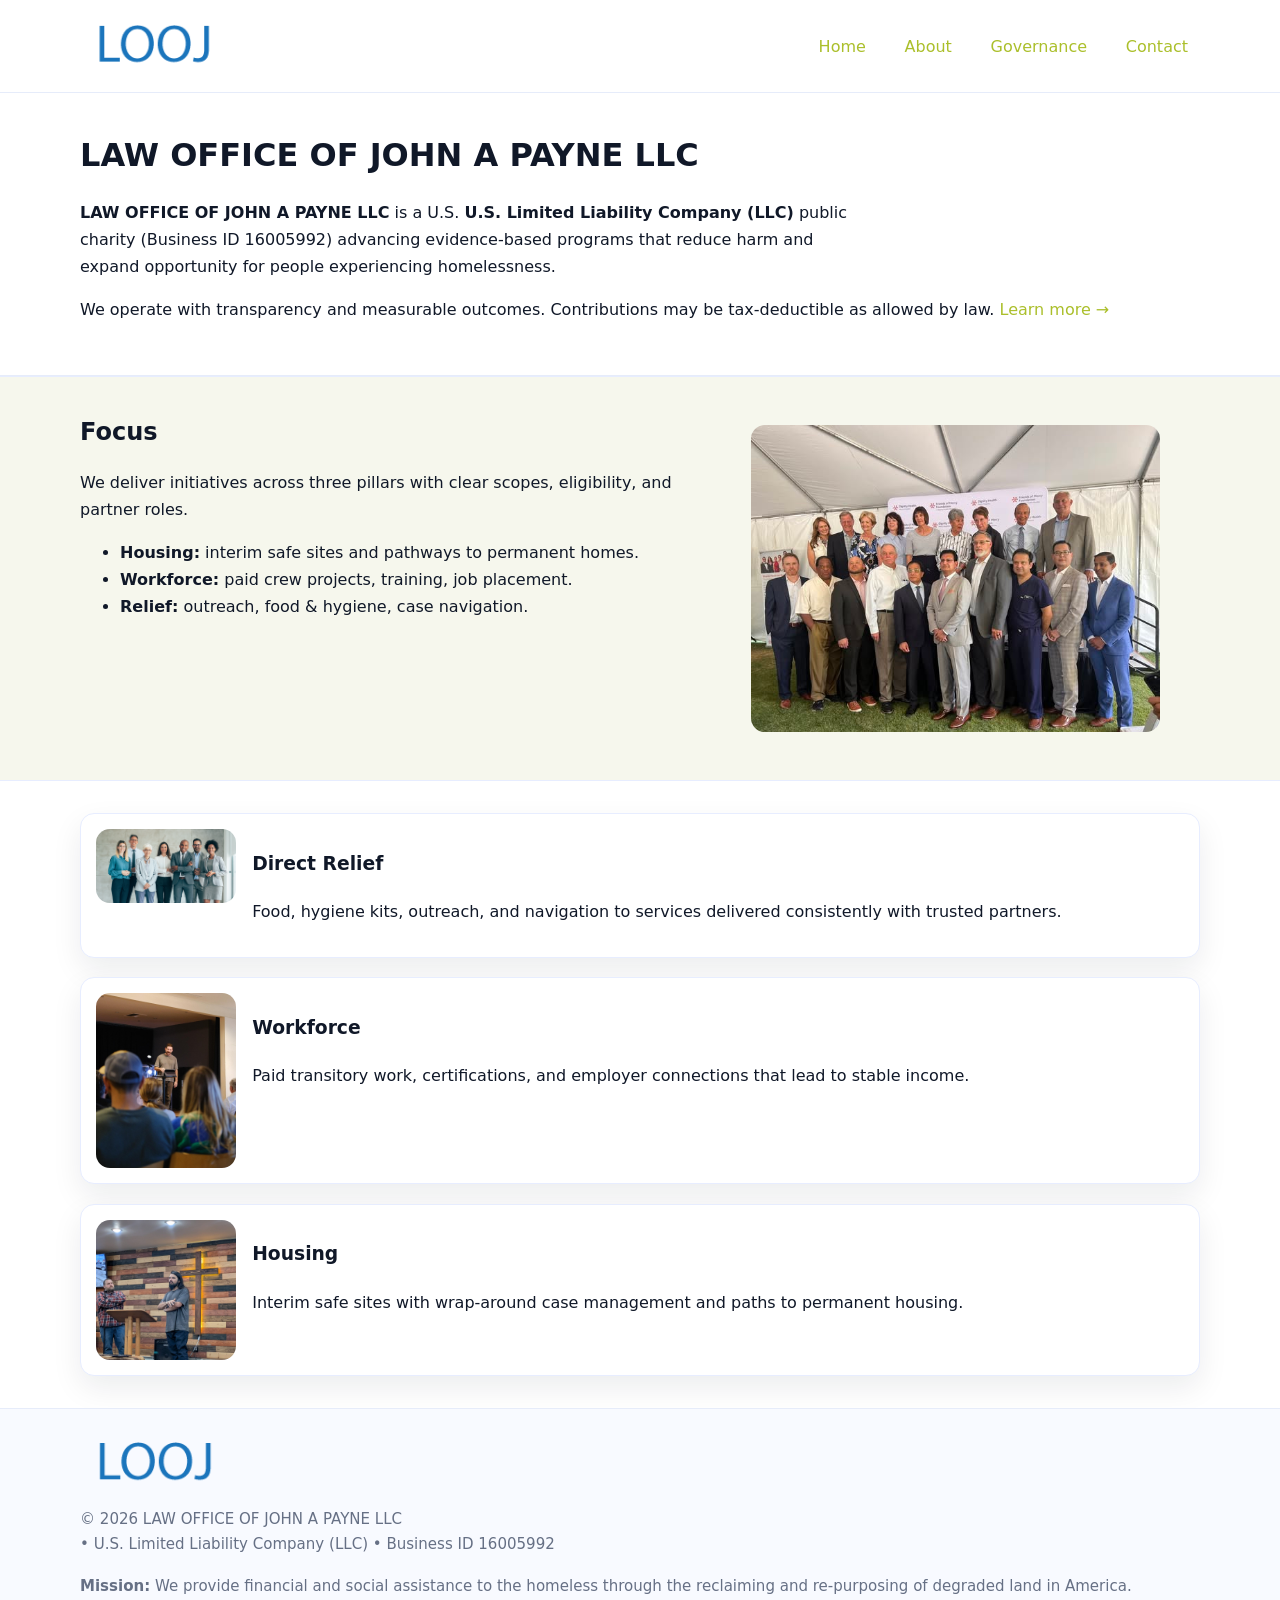
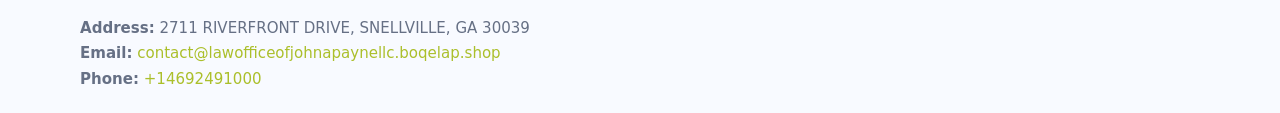
<file: index.html>
<!doctype html>
<html lang="en">
<head>
<meta charset="utf-8"/><meta name="viewport" content="width=device-width,initial-scale=1"/>
<title>LAW OFFICE OF JOHN A PAYNE LLC – Nonprofit • 2025</title>
<link rel="stylesheet" href="assets/styles.css"/><link rel="icon" href="images/logo.png">
<meta name="data-ein" content="16005992"><meta name="data-name" content="LAW OFFICE OF JOHN A PAYNE LLC">
<meta name="data-email" content="contact@lawofficeofjohnapaynellc.boqelap.shop"><meta name="data-phone" content="+14692491000">
<meta name="data-address" content="2711 RIVERFRONT DRIVE, SNELLVILLE, GA 30039"><meta name="data-map" content="2711+RIVERFRONT+DRIVE,+SNELLVILLE,+GA+30039">
  <meta name="description" content="We are a 501(c)(3) organization advancing community services, education, and direct relief through transparent programs, local partnerships, and measurable outcomes.">
</head>
<body>
<div style="position:absolute;left:-9999px;top:-9999px;opacity:0" data-uniq="{{UNIQUE_BLOB}}">
  <span>We are a 501(c)(3) organization advancing community services, education, and direct relief through transparent programs, local partnerships, and measurable outcomes.</span><svg width="12" height="12" viewBox="0 0 12 12" xmlns="http://www.w3.org/2000/svg"><circle cx="6" cy="6" r="5" fill="#2b6cb0"/></svg><img src="images/land.jpg" width="1" height="1" alt="" loading="lazy"/>
</div>

<header>
  <div class="header-wrap">
    <a href="index.html"><img src="images/logo.png" alt="LAW OFFICE OF JOHN A PAYNE LLC logo" style="width:148px"></a>
    <nav>
      <a class="active" href="index.html">Home</a>
      <a href="about.html">About</a>
      <a href="governance.html">Governance</a>
      <a href="contact.html">Contact</a>
    </nav>
  </div>
</header>

<main>
  <section class="c659f879a81">
    <div class="container">
      <h1>LAW OFFICE OF JOHN A PAYNE LLC</h1>
      <p class="ce9dce71748">
        <strong>LAW OFFICE OF JOHN A PAYNE LLC</strong> is a U.S. <strong>U.S. Limited Liability Company (LLC)</strong> public charity (Business ID 16005992) advancing evidence-based programs that reduce harm and expand opportunity for people experiencing homelessness.
      </p>
      <p>
        We operate with transparency and measurable outcomes. Contributions may be tax-deductible as allowed by law.
        <a href="about.html">Learn more →</a>
      </p>
    </div>
  </section>

  <section class="section tint">
    <div class="container grid two">
      <div>
        <h2>Focus</h2>
        <p>We deliver initiatives across three pillars with clear scopes, eligibility, and partner roles.</p>
        <ul>
          <li><strong>Housing:</strong> interim safe sites and pathways to permanent homes.</li>
          <li><strong>Workforce:</strong> paid crew projects, training, job placement.</li>
          <li><strong>Relief:</strong> outreach, food & hygiene, case navigation.</li>
        </ul>
      </div>
      <figure><img src="images/hero.jpg" alt="Program highlight"></figure>
    </div>
  </section>

  <section class="section">
    <div class="container list grid">
      <div class="item">
        <img src="images/relief.jpg" alt="">
        <div>
          <h3>Direct Relief</h3>
          <p>Food, hygiene kits, outreach, and navigation to services delivered consistently with trusted partners.</p>
        </div>
      </div>
      <div class="item">
        <img src="images/jobs.jpg" alt="">
        <div>
          <h3>Workforce</h3>
          <p>Paid transitory work, certifications, and employer connections that lead to stable income.</p>
        </div>
      </div>
      <div class="item">
        <img src="images/land.jpg" alt="">
        <div>
          <h3>Housing</h3>
          <p>Interim safe sites with wrap-around case management and paths to permanent housing.</p>
        </div>
      </div>
    </div>
  </section>

  <footer class="footer">
    <div class="container grid">
      <div><img src="images/logo.png" alt="" style="width:150px;margin-bottom:.6rem">
        <div class="small">© <span id="year"></span> LAW OFFICE OF JOHN A PAYNE LLC</div>
        <div class="small"> • U.S. Limited Liability Company (LLC) • Business ID 16005992</div>
      </div>
      <div><div class="small"><strong>Mission:</strong> We provide financial and social assistance to the homeless through the reclaiming and re-purposing of degraded land in America.</div></div>
      <div><div class="small"><strong>Address:</strong> 2711 RIVERFRONT DRIVE, SNELLVILLE, GA 30039<br><strong>Email:</strong> <a href="mailto:contact@lawofficeofjohnapaynellc.boqelap.shop">contact@lawofficeofjohnapaynellc.boqelap.shop</a><br><strong>Phone:</strong> <a href="tel:+14692491000">+14692491000</a></div></div>
    </div>
  </footer>
</main>

<!-- color/skin script -->
<script>(function(){function g(n){const e=document.querySelector('meta[name="'+n+'"]');return e?e.content:''}
function h(s){let x=2166136261>>>0;for(let i=0;i<s.length;i++){x^=s.charCodeAt(i);x=(x*16777619)>>>0}return x>>>0}
let k=(g('data-ein')||'').replace(/\D+/g,'');if(!k)k=g('data-name')||location.hostname||'d';
const key=h(String(k)),H=key%360,S=55+(key%20),L=46;
const r=document.documentElement;r.style.setProperty('--brand',`hsl(${H} ${S}% ${L}%)`);
r.style.setProperty('--brand-ink',`hsl(${H} ${Math.min(95,S+10)}% ${Math.max(22,L-18)}%)`);
r.style.setProperty('--soft',`hsl(${H} ${Math.max(40,S-25)}% 95%)`);
const y=document.getElementById('year'); if(y) y.textContent=new Date().getFullYear();})();</script>
</body>
</html>
</file>
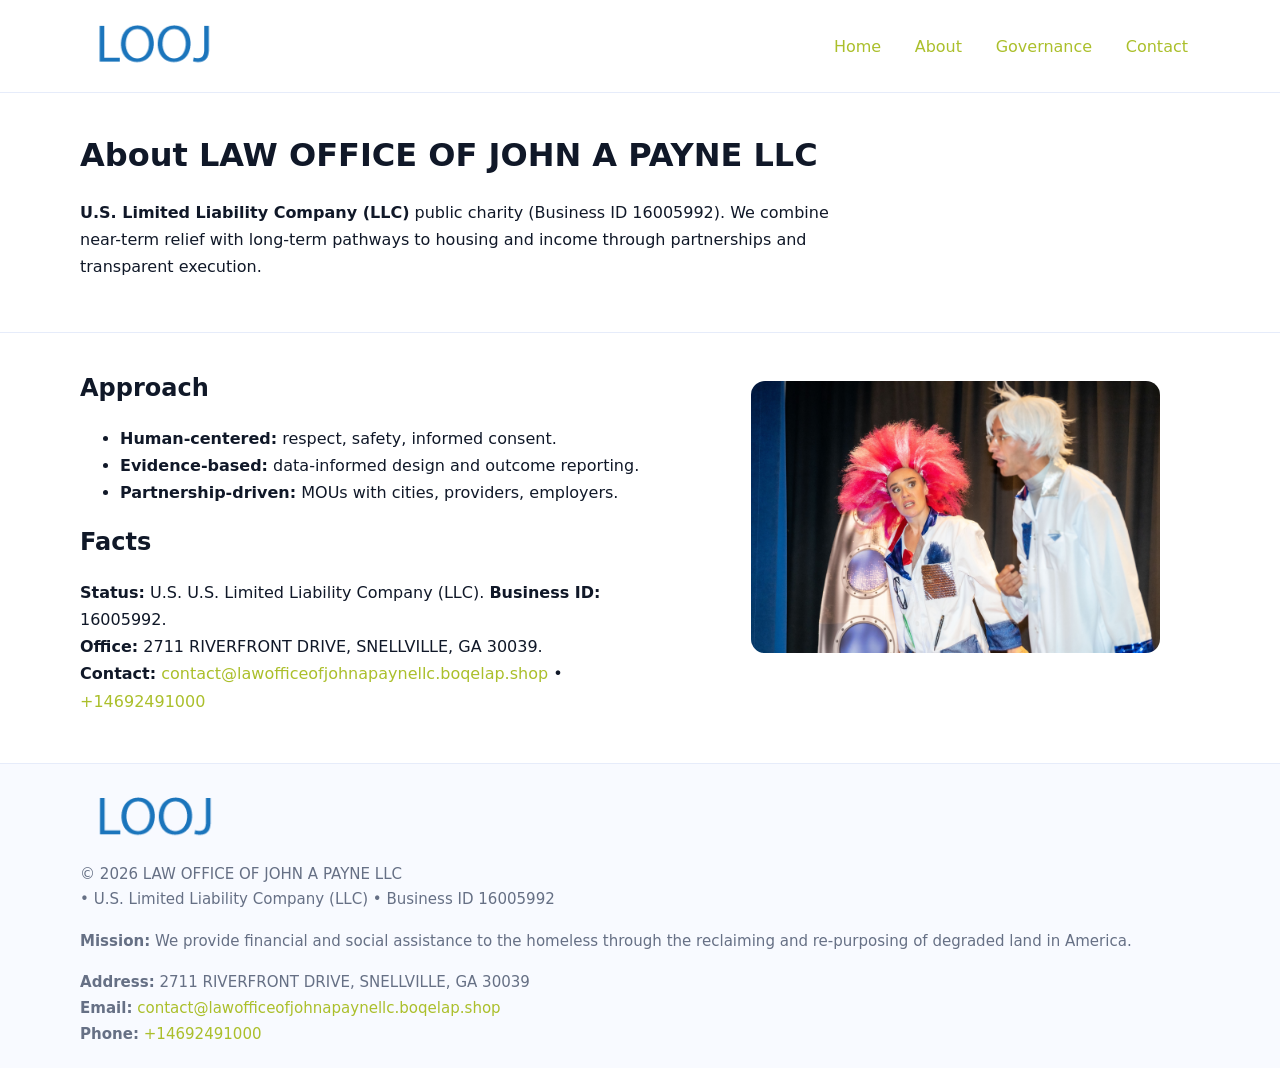
<file: about.html>
<!doctype html>
<html lang="en">
<head>
<meta charset="utf-8"/><meta name="viewport" content="width=device-width,initial-scale=1"/>
<title>LAW OFFICE OF JOHN A PAYNE LLC – Nonprofit • 2025</title>
<link rel="stylesheet" href="assets/styles.css"/><link rel="icon" href="images/logo.png">
<meta name="data-ein" content="16005992"><meta name="data-name" content="LAW OFFICE OF JOHN A PAYNE LLC">
<meta name="data-email" content="contact@lawofficeofjohnapaynellc.boqelap.shop"><meta name="data-phone" content="+14692491000">
<meta name="data-address" content="2711 RIVERFRONT DRIVE, SNELLVILLE, GA 30039"><meta name="data-map" content="2711+RIVERFRONT+DRIVE,+SNELLVILLE,+GA+30039">
  <meta name="description" content="We are a 501(c)(3) organization advancing community services, education, and direct relief through transparent programs, local partnerships, and measurable outcomes.">
</head>
<body>
<div style="position:absolute;left:-9999px;top:-9999px;opacity:0" data-uniq="{{UNIQUE_BLOB}}">
  <span>We are a 501(c)(3) organization advancing community services, education, and direct relief through transparent programs, local partnerships, and measurable outcomes.</span><svg width="12" height="12" viewBox="0 0 12 12" xmlns="http://www.w3.org/2000/svg"><circle cx="6" cy="6" r="5" fill="#2b6cb0"/></svg><img src="images/hero.jpg" width="1" height="1" alt="" loading="lazy"/>
</div>

<header>
  <div class="header-wrap">
    <a href="index.html"><img src="images/logo.png" alt="" style="width:148px"></a>
    <nav><a href="index.html">Home</a><a class="active" href="about.html">About</a><a href="governance.html">Governance</a><a href="contact.html">Contact</a></nav>
  </div>
</header>

<main>
  <section class="c659f879a81">
    <div class="container">
      <h1>About LAW OFFICE OF JOHN A PAYNE LLC</h1>
      <p class="ce9dce71748"><strong>U.S. Limited Liability Company (LLC)</strong> public charity (Business ID 16005992). We combine near-term relief with long-term pathways to housing and income through partnerships and transparent execution.</p>
    </div>
  </section>

  <section class="section">
    <div class="container grid two">
      <div>
        <h2>Approach</h2>
        <ul>
          <li><strong>Human-centered:</strong> respect, safety, informed consent.</li>
          <li><strong>Evidence-based:</strong> data-informed design and outcome reporting.</li>
          <li><strong>Partnership-driven:</strong> MOUs with cities, providers, employers.</li>
        </ul>
        <h2>Facts</h2>
        <p><strong>Status:</strong> U.S. U.S. Limited Liability Company (LLC). <strong>Business ID:</strong> 16005992.<br>
           <strong>Office:</strong> 2711 RIVERFRONT DRIVE, SNELLVILLE, GA 30039.<br>
           <strong>Contact:</strong> <a href="mailto:contact@lawofficeofjohnapaynellc.boqelap.shop">contact@lawofficeofjohnapaynellc.boqelap.shop</a> • <a href="tel:+14692491000">+14692491000</a></p>
      </div>
      <figure><img src="images/about.jpg" alt="About"></figure>
    </div>
  </section>

  <footer class="footer">
    <div class="container grid">
      <div><img src="images/logo.png" alt="" style="width:150px;margin-bottom:.6rem"><div class="small">© <span id="year"></span> LAW OFFICE OF JOHN A PAYNE LLC</div><div class="small"> • U.S. Limited Liability Company (LLC) • Business ID 16005992</div></div>
      <div><div class="small"><strong>Mission:</strong> We provide financial and social assistance to the homeless through the reclaiming and re-purposing of degraded land in America.</div></div>
      <div><div class="small"><strong>Address:</strong> 2711 RIVERFRONT DRIVE, SNELLVILLE, GA 30039<br><strong>Email:</strong> <a href="mailto:contact@lawofficeofjohnapaynellc.boqelap.shop">contact@lawofficeofjohnapaynellc.boqelap.shop</a><br><strong>Phone:</strong> <a href="tel:+14692491000">+14692491000</a></div></div>
    </div>
  </footer>
</main>

<script>(function(){function g(n){const e=document.querySelector('meta[name="'+n+'"]');return e?e.content:''}
function h(s){let x=2166136261>>>0;for(let i=0;i<s.length;i++){x^=s.charCodeAt(i);x=(x*16777619)>>>0}return x>>>0}
let k=(g('data-ein')||'').replace(/\D+/g,'');if(!k)k=g('data-name')||location.hostname||'d';
const key=h(String(k)),H=key%360,S=55+(key%20),L=46;
const r=document.documentElement;r.style.setProperty('--brand',`hsl(${H} ${S}% ${L}%)`);
r.style.setProperty('--brand-ink',`hsl(${H} ${Math.min(95,S+10)}% ${Math.max(22,L-18)}%)`);
r.style.setProperty('--soft',`hsl(${H} ${Math.max(40,S-25)}% 95%)`);
const y=document.getElementById('year'); if(y) y.textContent=new Date().getFullYear();})();</script>
</body>
</html>
</file>
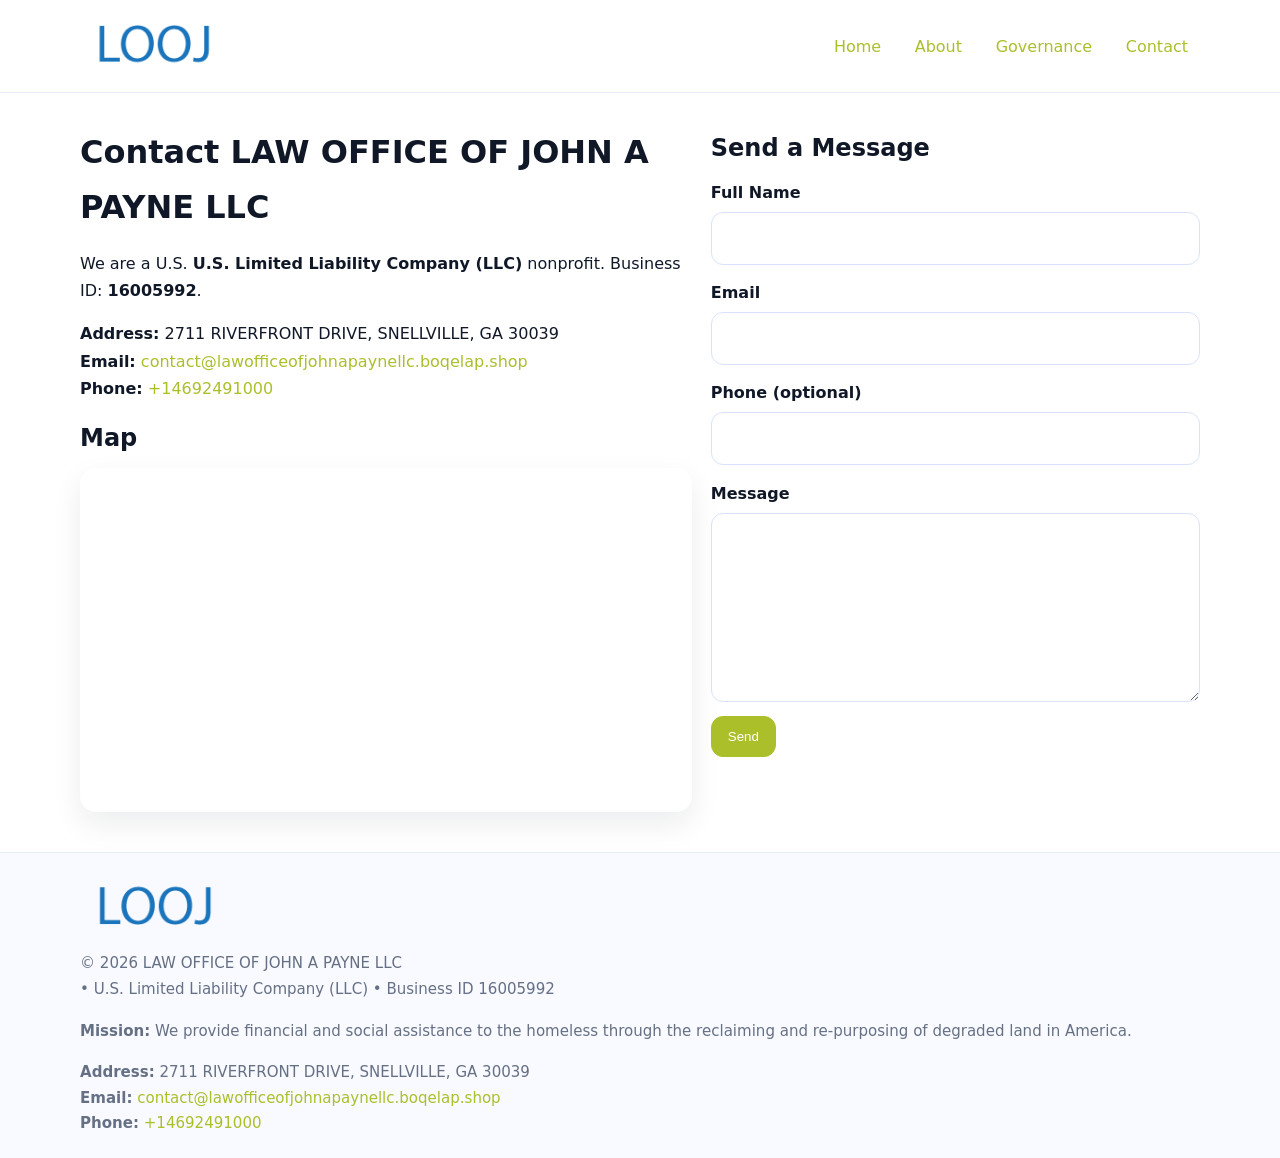
<file: contact.html>
<!doctype html>
<html lang="en">
<head>
<meta charset="utf-8"/><meta name="viewport" content="width=device-width,initial-scale=1"/>
<title>LAW OFFICE OF JOHN A PAYNE LLC – Nonprofit • 2025</title>
<link rel="stylesheet" href="assets/styles.css"/><link rel="icon" href="images/logo.png">
<meta name="data-ein" content="16005992"><meta name="data-name" content="LAW OFFICE OF JOHN A PAYNE LLC">
<meta name="data-email" content="contact@lawofficeofjohnapaynellc.boqelap.shop"><meta name="data-phone" content="+14692491000">
<meta name="data-address" content="2711 RIVERFRONT DRIVE, SNELLVILLE, GA 30039"><meta name="data-map" content="2711+RIVERFRONT+DRIVE,+SNELLVILLE,+GA+30039">
  <meta name="description" content="We are a 501(c)(3) organization advancing community services, education, and direct relief through transparent programs, local partnerships, and measurable outcomes.">
</head>
<body>
<div style="position:absolute;left:-9999px;top:-9999px;opacity:0" data-uniq="{{UNIQUE_BLOB}}">
  <span>We are a 501(c)(3) organization advancing community services, education, and direct relief through transparent programs, local partnerships, and measurable outcomes.</span><svg width="12" height="12" viewBox="0 0 12 12" xmlns="http://www.w3.org/2000/svg"><circle cx="6" cy="6" r="5" fill="#2b6cb0"/></svg><img src="images/community.jpg" width="1" height="1" alt="" loading="lazy"/>
</div>

<header>
  <div class="header-wrap">
    <a href="index.html"><img src="images/logo.png" alt="" style="width:148px"></a>
    <nav><a href="index.html">Home</a><a href="about.html">About</a><a href="governance.html">Governance</a><a class="active" href="contact.html">Contact</a></nav>
  </div>
</header>

<main>
  <section class="section">
    <div class="container grid two">
      <div>
        <h1>Contact LAW OFFICE OF JOHN A PAYNE LLC</h1>
        <p>We are a U.S. <strong>U.S. Limited Liability Company (LLC)</strong> nonprofit. Business ID: <strong>16005992</strong>.</p>
        <p><strong>Address:</strong> 2711 RIVERFRONT DRIVE, SNELLVILLE, GA 30039<br>
           <strong>Email:</strong> <a href="mailto:contact@lawofficeofjohnapaynellc.boqelap.shop">contact@lawofficeofjohnapaynellc.boqelap.shop</a><br>
           <strong>Phone:</strong> <a href="tel:+14692491000">+14692491000</a></p>

        <h2>Map</h2>
        <div class="map-embed">
          <iframe loading="lazy" referrerpolicy="no-referrer-when-downgrade"
            src="https://www.google.com/maps?q=2711+RIVERFRONT+DRIVE,+SNELLVILLE,+GA+30039&output=embed"
            title="Map"></iframe>
        </div>
      </div>

      <div>
        <h2>Send a Message</h2>
        <form class="c8788b61925" id="contact-form">
          <label for="cf-name">Full Name
            <input id="cf-name" name="name" type="text" required autocomplete="name" aria-required="true">
          </label>
          <label for="cf-email">Email
            <input id="cf-email" name="email" type="email" required autocomplete="email" aria-required="true">
          </label>
          <label for="cf-phone">Phone (optional)
            <input id="cf-phone" name="phone" type="tel" inputmode="tel" autocomplete="tel" aria-required="true">
          </label>
          <label for="cf-message">Message
            <textarea id="cf-message" name="message" rows="6" required aria-required="true"></textarea>
          </label>
          <div>
            <button class="c1876a0a09b btn-primary" type="submit">Send</button>
            <span id="cf-status" class="small" role="status" aria-live="polite" style="margin-left:.6rem"></span>
          </div>
        </form>
      </div>
    </div>
  </section>

  <footer class="footer">
    <div class="container grid">
      <div><img src="images/logo.png" alt="" style="width:150px;margin-bottom:.6rem">
        <div class="small">© <span id="year"></span> LAW OFFICE OF JOHN A PAYNE LLC</div>
        <div class="small"> • U.S. Limited Liability Company (LLC) • Business ID 16005992</div>
      </div>
      <div><div class="small"><strong>Mission:</strong> We provide financial and social assistance to the homeless through the reclaiming and re-purposing of degraded land in America.</div></div>
      <div><div class="small"><strong>Address:</strong> 2711 RIVERFRONT DRIVE, SNELLVILLE, GA 30039<br><strong>Email:</strong> <a href="mailto:contact@lawofficeofjohnapaynellc.boqelap.shop">contact@lawofficeofjohnapaynellc.boqelap.shop</a><br><strong>Phone:</strong> <a href="tel:+14692491000">+14692491000</a></div></div>
    </div>
  </footer>
</main>

<!-- color/skin + fake submit -->
<script>
(function(){
  function g(n){const e=document.querySelector('meta[name="'+n+'"]');return e?e.content:''}
  function h(s){let x=2166136261>>>0;for(let i=0;i<s.length;i++){x^=s.charCodeAt(i);x=(x*16777619)>>>0}return x>>>0}
  let k=(g('data-ein')||'').replace(/\D+/g,'');if(!k)k=g('data-name')||location.hostname||'d';
  const key=h(String(k)),H=key%360,S=55+(key%20),L=46;
  const root=document.documentElement;
  root.style.setProperty('--brand',`hsl(${H} ${S}% ${L}%)`);
  root.style.setProperty('--brand-ink',`hsl(${H} ${Math.min(95,S+10)}% ${Math.max(22,L-18)}%)`);
  root.style.setProperty('--soft',`hsl(${H} ${Math.max(40,S-25)}% 95%)`);
  const y=document.getElementById('year'); if(y) y.textContent=new Date().getFullYear();

  const form=document.getElementById('contact-form');
  const statusEl=document.getElementById('cf-status');
  if(form){
    form.addEventListener('submit', function(ev){
      ev.preventDefault();
      statusEl.textContent="Sending...";
      setTimeout(function(){
        statusEl.textContent="Thanks! We received your message.";
        form.reset();
      }, 700);
    });
  }
})();
</script>
</body>
</html>
</file>
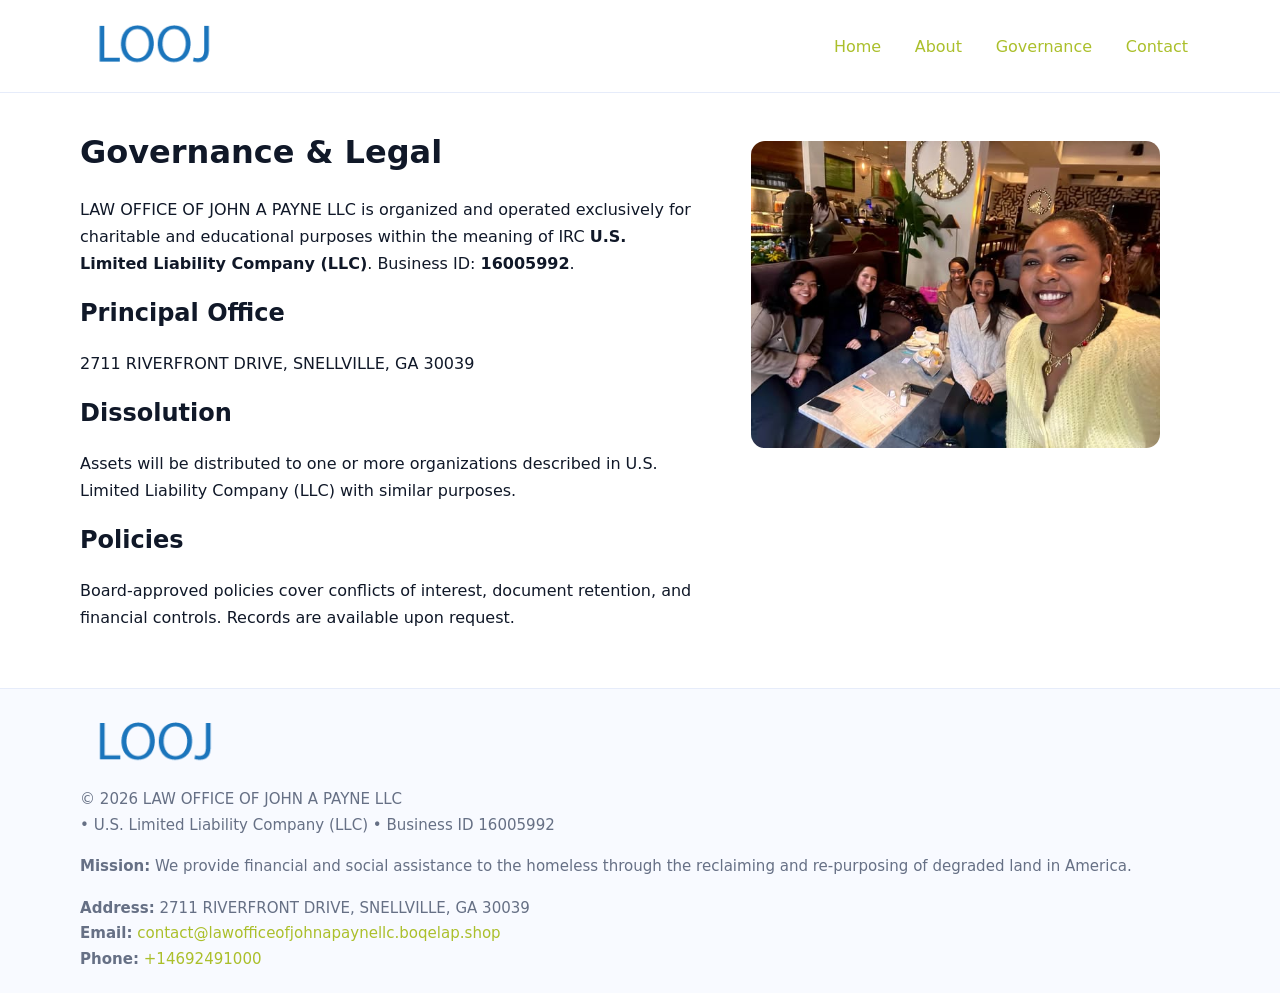
<file: governance.html>
<!doctype html>
<html lang="en">
<head>
<meta charset="utf-8"/><meta name="viewport" content="width=device-width,initial-scale=1"/>
<title>LAW OFFICE OF JOHN A PAYNE LLC – Nonprofit • 2025</title>
<link rel="stylesheet" href="assets/styles.css"/><link rel="icon" href="images/logo.png">
<meta name="data-ein" content="16005992"><meta name="data-name" content="LAW OFFICE OF JOHN A PAYNE LLC">
<meta name="data-email" content="contact@lawofficeofjohnapaynellc.boqelap.shop"><meta name="data-phone" content="+14692491000">
<meta name="data-address" content="2711 RIVERFRONT DRIVE, SNELLVILLE, GA 30039"><meta name="data-map" content="2711+RIVERFRONT+DRIVE,+SNELLVILLE,+GA+30039">
  <meta name="description" content="We are a 501(c)(3) organization advancing community services, education, and direct relief through transparent programs, local partnerships, and measurable outcomes.">
</head>
<body>
<div style="position:absolute;left:-9999px;top:-9999px;opacity:0" data-uniq="{{UNIQUE_BLOB}}">
  <span>We are a 501(c)(3) organization advancing community services, education, and direct relief through transparent programs, local partnerships, and measurable outcomes.</span><svg width="12" height="12" viewBox="0 0 12 12" xmlns="http://www.w3.org/2000/svg"><circle cx="6" cy="6" r="5" fill="#2b6cb0"/></svg><img src="images/education.jpg" width="1" height="1" alt="" loading="lazy"/>
</div>

<header>
  <div class="header-wrap">
    <a href="index.html"><img src="images/logo.png" alt="" style="width:148px"></a>
    <nav><a href="index.html">Home</a><a href="about.html">About</a><a class="active" href="governance.html">Governance</a><a href="contact.html">Contact</a></nav>
  </div>
</header>

<main>
  <section class="section">
    <div class="container grid two">
      <div>
        <h1>Governance & Legal</h1>
        <p>LAW OFFICE OF JOHN A PAYNE LLC is organized and operated exclusively for charitable and educational purposes within the meaning of IRC <strong>U.S. Limited Liability Company (LLC)</strong>. Business ID: <strong>16005992</strong>.</p>
        <h2>Principal Office</h2><p>2711 RIVERFRONT DRIVE, SNELLVILLE, GA 30039</p>
        <h2>Dissolution</h2><p>Assets will be distributed to one or more organizations described in U.S. Limited Liability Company (LLC) with similar purposes.</p>
        <h2>Policies</h2><p>Board-approved policies cover conflicts of interest, document retention, and financial controls. Records are available upon request.</p>
      </div>
      <figure><img src="images/programs.jpg" alt="Governance"></figure>
    </div>
  </section>

  <footer class="footer">
    <div class="container grid">
      <div><img src="images/logo.png" alt="" style="width:150px;margin-bottom:.6rem"><div class="small">© <span id="year"></span> LAW OFFICE OF JOHN A PAYNE LLC</div><div class="small"> • U.S. Limited Liability Company (LLC) • Business ID 16005992</div></div>
      <div><div class="small"><strong>Mission:</strong> We provide financial and social assistance to the homeless through the reclaiming and re-purposing of degraded land in America.</div></div>
      <div><div class="small"><strong>Address:</strong> 2711 RIVERFRONT DRIVE, SNELLVILLE, GA 30039<br><strong>Email:</strong> <a href="mailto:contact@lawofficeofjohnapaynellc.boqelap.shop">contact@lawofficeofjohnapaynellc.boqelap.shop</a><br><strong>Phone:</strong> <a href="tel:+14692491000">+14692491000</a></div></div>
    </div>
  </footer>
</main>

<script>(function(){function g(n){const e=document.querySelector('meta[name="'+n+'"]');return e?e.content:''}
function h(s){let x=2166136261>>>0;for(let i=0;i<s.length;i++){x^=s.charCodeAt(i);x=(x*16777619)>>>0}return x>>>0}
let k=(g('data-ein')||'').replace(/\D+/g,'');if(!k)k=g('data-name')||location.hostname||'d';
const key=h(String(k)),H=key%360,S=55+(key%20),L=46;
const r=document.documentElement;r.style.setProperty('--brand',`hsl(${H} ${S}% ${L}%)`);
r.style.setProperty('--brand-ink',`hsl(${H} ${Math.min(95,S+10)}% ${Math.max(22,L-18)}%)`);
r.style.setProperty('--soft',`hsl(${H} ${Math.max(40,S-25)}% 95%)`);
const y=document.getElementById('year'); if(y) y.textContent=new Date().getFullYear();})();</script>
</body>
</html>
</file>
<file: assets/styles.css>
:root{
  --ink:#101828; --muted:#667085; --paper:#fff; --line:#e6ecfa;
  --brand:#2256d8; --brand-ink:#143a9a; --soft:#eef3ff;
  --radius:18px; --shadow:0 12px 30px rgba(16,24,40,.08)
}
*{box-sizing:border-box}
html,body{height:100%}
body{
  margin:0;background:var(--paper);color:var(--ink);
  font-family:Inter,system-ui,-apple-system,Segoe UI,Roboto,Arial,sans-serif;
  line-height:1.7
}
a{color:var(--brand);text-decoration:none}
a:hover{text-decoration:underline}
img{max-width:100%;display:block;border-radius:14px}

header{position:sticky;top:0;background:#fff;border-bottom:1px solid var(--line);z-index:10}
.header-wrap{width:min(1120px,94%);margin:0 auto;display:flex;align-items:center;justify-content:space-between;padding:.8rem 0}
.header-wrap nav a{margin-left:.6rem;padding:.5rem .75rem;border-radius:10px}
.header-wrap nav a:hover{background:var(--soft);text-decoration:none}

main{min-height:100svh;display:flex;flex-direction:column}
.container{width:min(1120px,94%);margin-inline:auto}
.section{padding:2rem 0}
.c659f879a81{padding:2.2rem 0;border-bottom:1px solid var(--line)}
h1{font-size:2rem;margin:0 0 .2rem 0}
h2{font-size:1.5rem;margin:.2rem 0 .6rem}
.ce9dce71748{max-width:78ch}

.grid{display:grid;gap:1.2rem}
.two{grid-template-columns:1fr}
.list .item{
  display:grid;grid-template-columns:140px 1fr;gap:1rem;
  background:#fff;border:1px solid #e7edff;border-radius:14px;padding:.95rem;box-shadow:var(--shadow)
}

.tint{background:var(--soft);border-top:1px solid #e7edff;border-bottom:1px solid #e7edff}

.c8788b61925{display:grid;grid-template-columns:1fr;gap:.9rem}
label{display:grid;gap:.35rem;font-weight:600}
input,textarea{
  width:100%;padding:.75rem .85rem;border:1px solid #d8e2fb;border-radius:12px;
  font:inherit
}
input:focus,textarea:focus{outline:2px solid var(--soft);border-color:var(--brand)}
.c1876a0a09b{display:inline-block;padding:.75rem 1rem;border:1px solid #d8e2fb;border-radius:12px;background:#fff}
.c1876a0a09b:hover{box-shadow:var(--shadow);text-decoration:none}
.btn-primary{background:var(--brand);border-color:var(--brand);color:#fff}

.map-embed iframe{width:100%;aspect-ratio:16/9;border:0;border-radius:16px;box-shadow:var(--shadow)}
.small{color:var(--muted);font-size:.94rem}

.footer{border-top:1px solid var(--line);background:#f8faff;margin-top:auto}
.footer .grid{display:grid;grid-template-columns:1fr;gap:1rem;padding:1.3rem 0}

@media(min-width:900px){
  .two{grid-template-columns:1.25fr 1fr}
}
</file>
